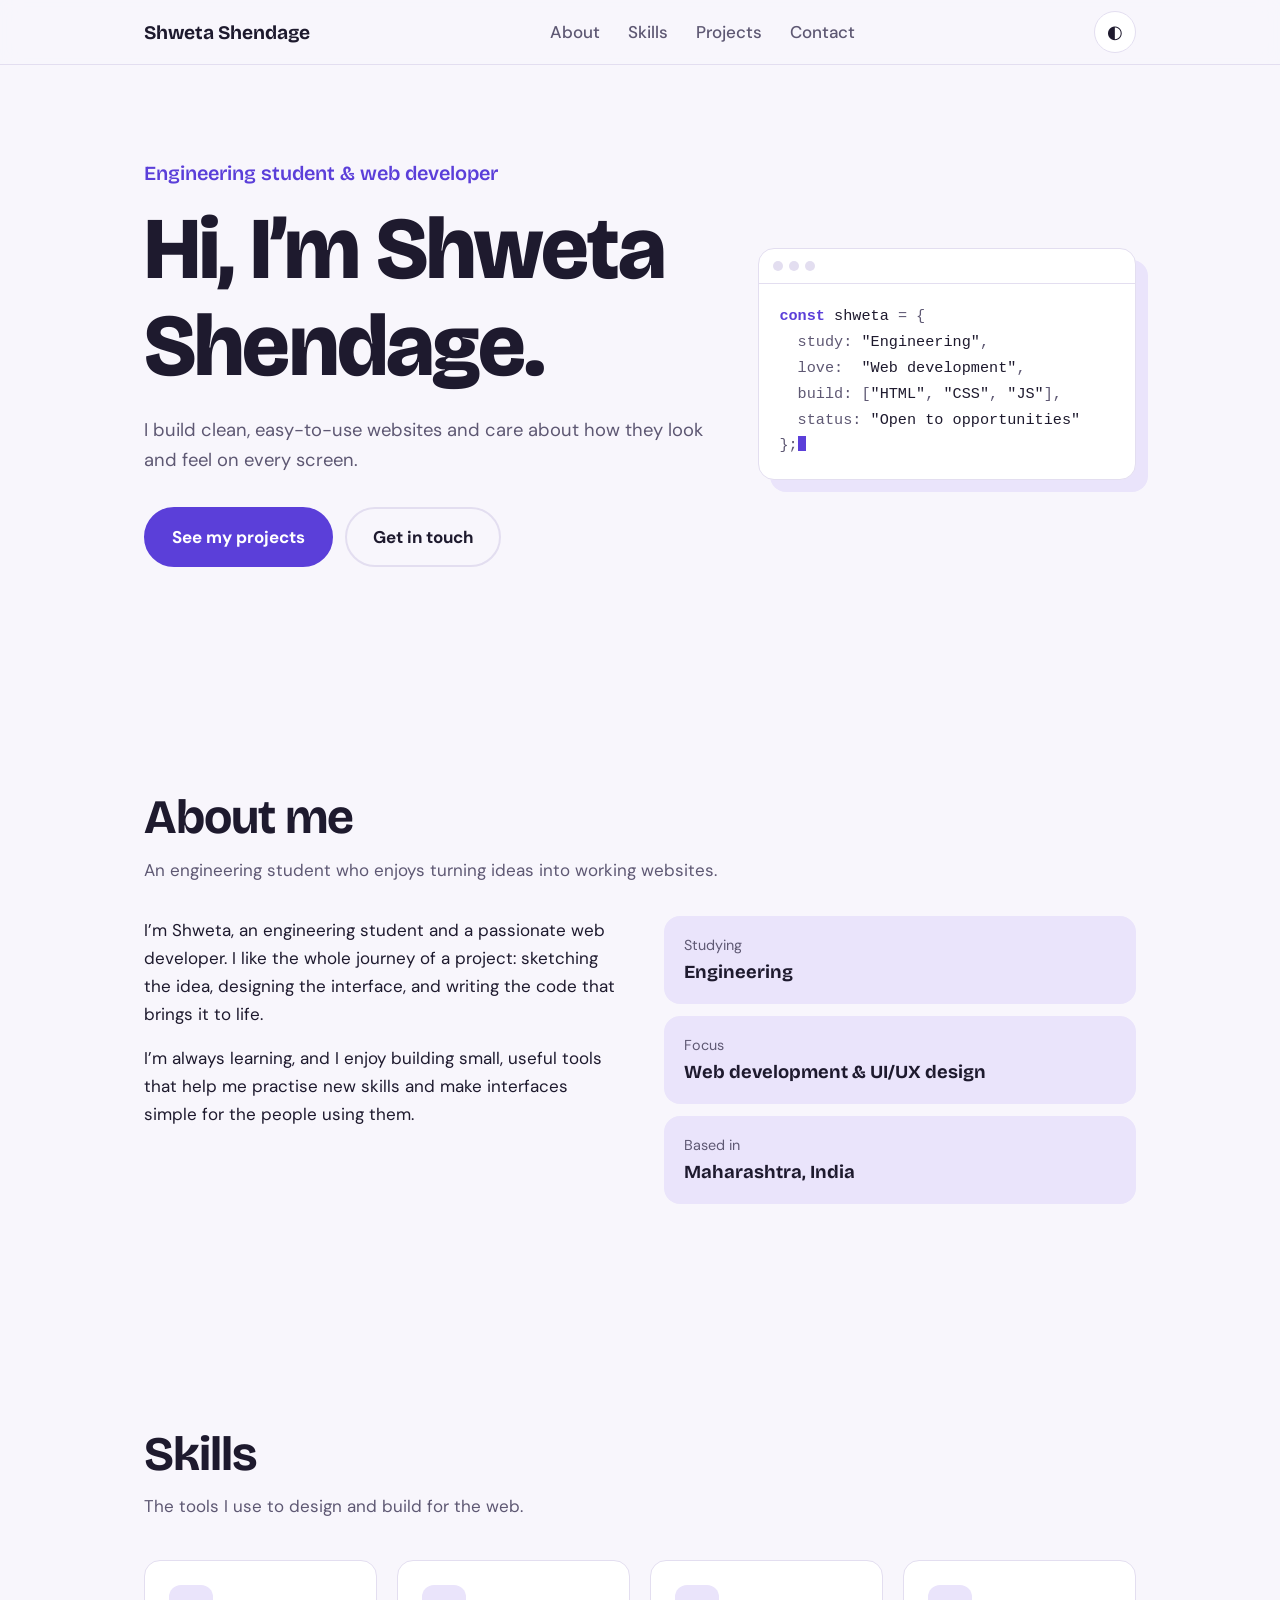
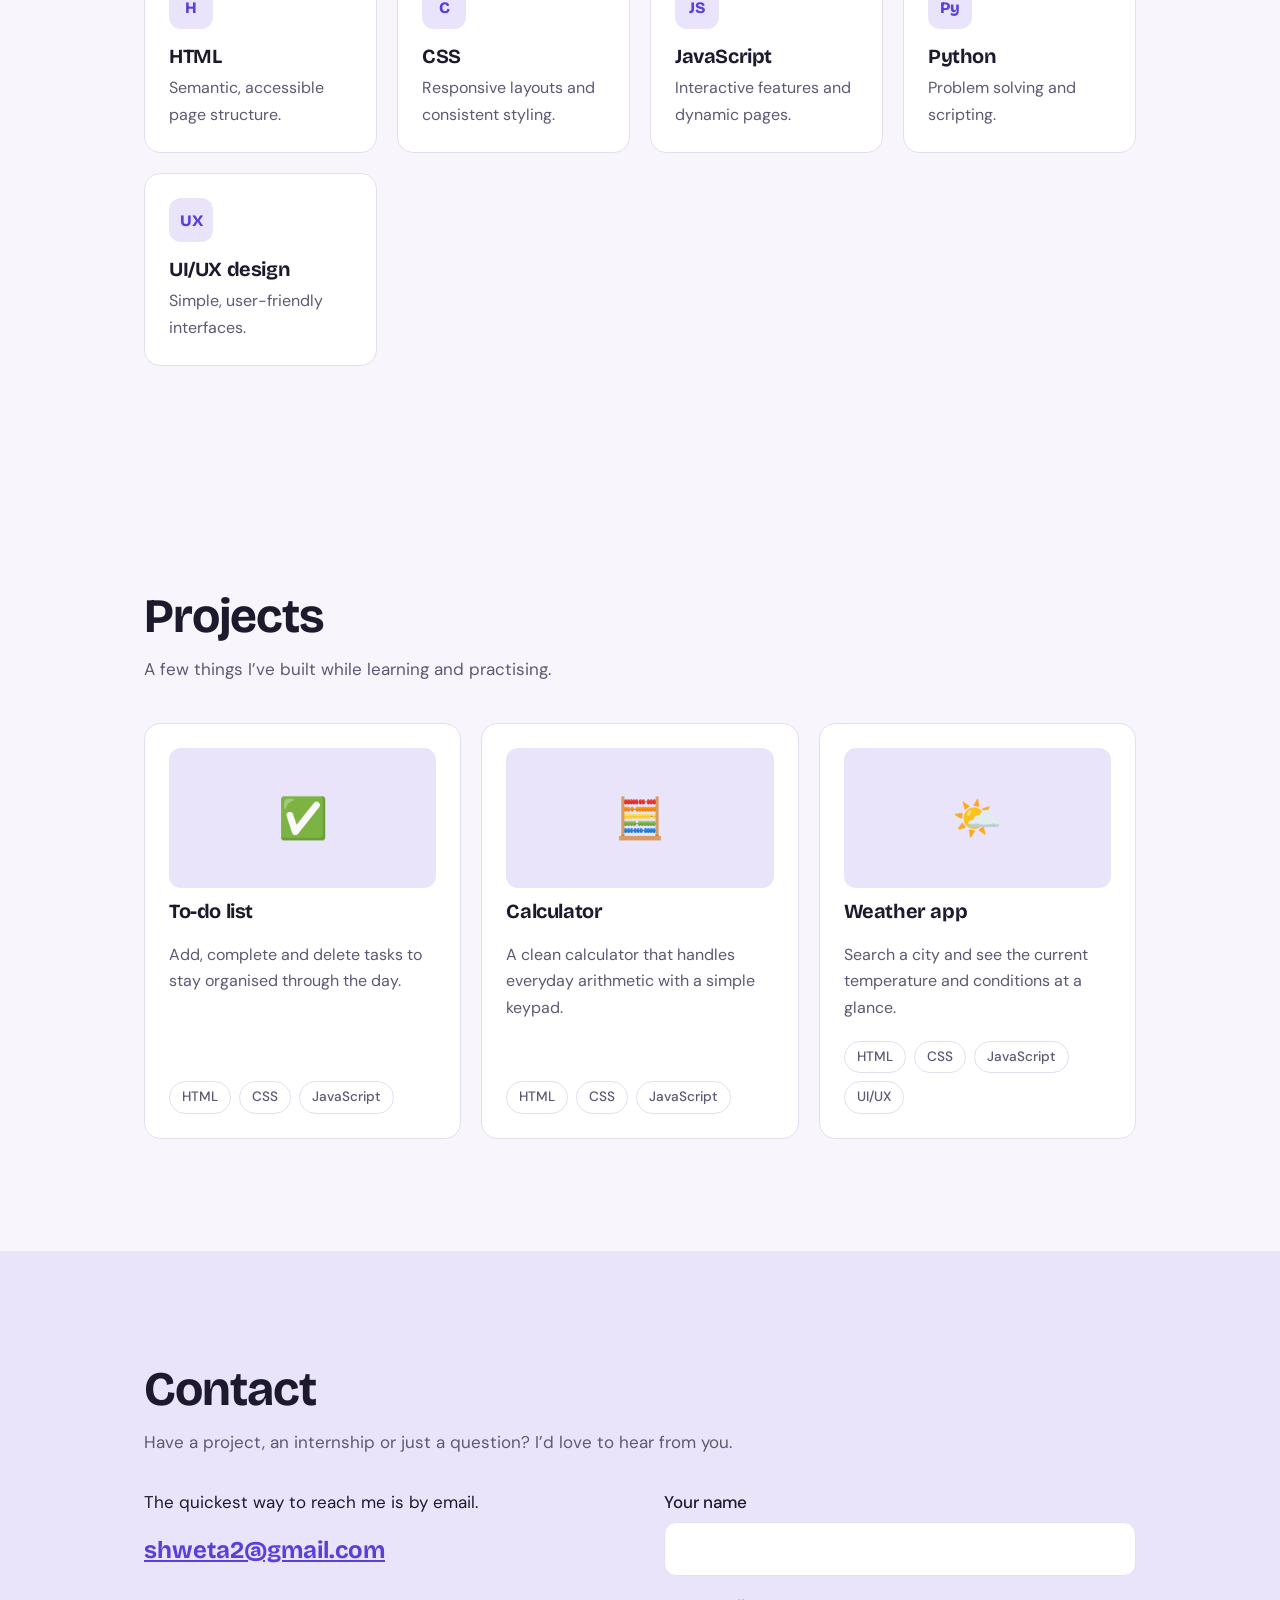
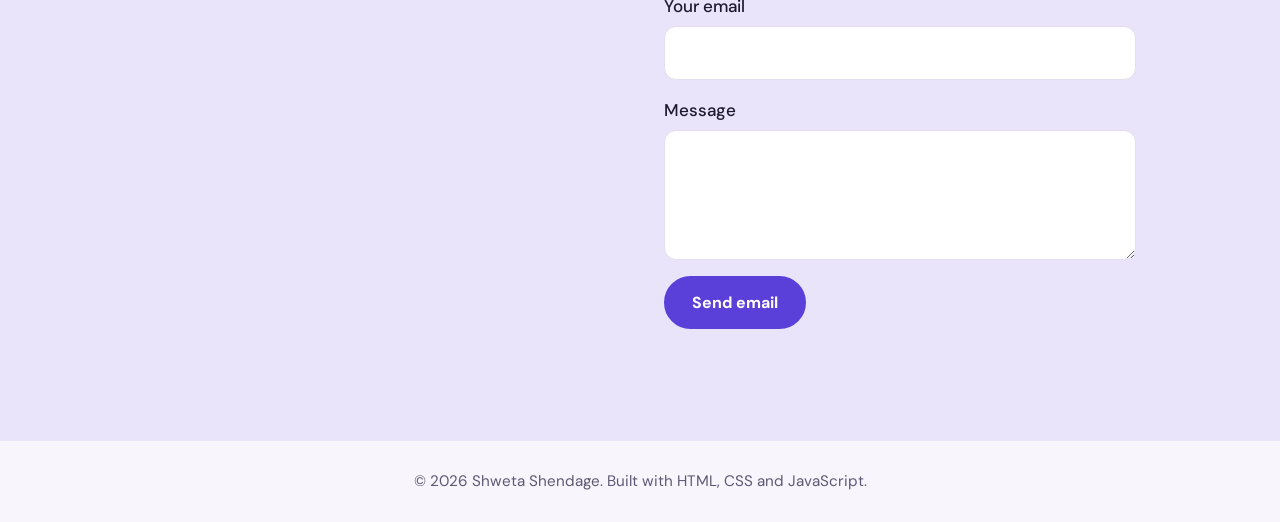
<file: CodeOrbit-portfolio Project/index.html>
<!DOCTYPE html>
<html lang="en">

<head>
    <meta charset="utf-8">
    <meta name="viewport" content="width=device-width, initial-scale=1, viewport-fit=cover">
    <title>Shweta Shendage – Web Developer Portfolio</title>
    <link rel="preconnect" href="https://fonts.googleapis.com">
    <link
        href="https://fonts.googleapis.com/css2?family=Bricolage+Grotesque:wght@600;700;800&family=DM+Sans:wght@400;500;700&display=swap"
        rel="stylesheet">
    <link rel="stylesheet" href="style.css">
</head>

<body>
    <header>
        <div class="wrap bar">
            <a class="logo" href="#home">Shweta Shendage</a>
            <nav id="nav" aria-label="Main">
                <ul>
                    <li><a href="#about">About</a></li>
                    <li><a href="#skills">Skills</a></li>
                    <li><a href="#projects">Projects</a></li>
                    <li><a href="#contact">Contact</a></li>
                </ul>
            </nav>
            <div class="tools">
                <button class="icon-btn" id="theme" aria-label="Switch light or dark theme">◐</button>
                <button class="icon-btn menu-btn" id="menu" aria-label="Open menu" aria-expanded="false"
                    aria-controls="nav">☰</button>
            </div>
        </div>
    </header>

    <main id="home">
        <section class="hero">
            <div class="wrap hero-grid">
                <div>
                    <p class="role">Engineering student &amp; web developer</p>
                    <h1>Hi, I’m Shweta Shendage.</h1>
                    <p class="lead">I build clean, easy-to-use websites and care about how they look and feel on every
                        screen.</p>
                    <div class="actions">
                        <a class="btn primary" href="#projects">See my projects</a>
                        <a class="btn ghost" href="#contact">Get in touch</a>
                    </div>
                </div>
                <div class="window" aria-hidden="true">
                    <div class="top"><i></i><i></i><i></i></div>
                    <pre><b>const</b> <em>shweta</em> = {
  study: <em>"Engineering"</em>,
  love:  <em>"Web development"</em>,
  build: [<em>"HTML"</em>, <em>"CSS"</em>, <em>"JS"</em>],
  status: <em>"Open to opportunities"</em>
};<span class="caret"></span></pre>
                </div>
            </div>
        </section>

        <section id="about">
            <div class="wrap">
                <h2>About me</h2>
                <p class="lead">An engineering student who enjoys turning ideas into working websites.</p>
                <div class="about-grid">
                    <div>
                        <p>I’m Shweta, an engineering student and a passionate web developer. I like the whole journey
                            of a project: sketching the idea, designing the interface, and writing the code that brings
                            it to life.</p>
                        <p>I’m always learning, and I enjoy building small, useful tools that help me practise new
                            skills and make interfaces simple for the people using them.</p>
                    </div>
                    <div class="facts">
                        <div class="fact"><span>Studying</span><strong>Engineering</strong></div>
                        <div class="fact"><span>Focus</span><strong>Web development &amp; UI/UX design</strong></div>
                        <div class="fact"><span>Based in</span><strong>Maharashtra, India</strong></div>
                    </div>
                </div>
            </div>
        </section>

        <section id="skills">
            <div class="wrap">
                <h2>Skills</h2>
                <p class="lead">The tools I use to design and build for the web.</p>
                <div class="grid skills">
                    <article class="card">
                        <div class="badge">H</div>
                        <h3>HTML</h3>
                        <p>Semantic, accessible page structure.</p>
                    </article>
                    <article class="card">
                        <div class="badge">C</div>
                        <h3>CSS</h3>
                        <p>Responsive layouts and consistent styling.</p>
                    </article>
                    <article class="card">
                        <div class="badge">JS</div>
                        <h3>JavaScript</h3>
                        <p>Interactive features and dynamic pages.</p>
                    </article>
                    <article class="card">
                        <div class="badge">Py</div>
                        <h3>Python</h3>
                        <p>Problem solving and scripting.</p>
                    </article>
                    <article class="card">
                        <div class="badge">UX</div>
                        <h3>UI/UX design</h3>
                        <p>Simple, user-friendly interfaces.</p>
                    </article>
                </div>
            </div>
        </section>

        <section id="projects">
            <div class="wrap">
                <h2>Projects</h2>
                <p class="lead">A few things I’ve built while learning and practising.</p>
                <div class="grid projects">
                    <article class="card project">
                        <div class="thumb" aria-hidden="true">✅</div>
                        <h3>To-do list</h3>
                        <p>Add, complete and delete tasks to stay organised through the day.</p>
                        <div class="tags"><span>HTML</span><span>CSS</span><span>JavaScript</span></div>
                    </article>
                    <article class="card project">
                        <div class="thumb" aria-hidden="true">🧮</div>
                        <h3>Calculator</h3>
                        <p>A clean calculator that handles everyday arithmetic with a simple keypad.</p>
                        <div class="tags"><span>HTML</span><span>CSS</span><span>JavaScript</span></div>
                    </article>
                    <article class="card project">
                        <div class="thumb" aria-hidden="true">🌤️</div>
                        <h3>Weather app</h3>
                        <p>Search a city and see the current temperature and conditions at a glance.</p>
                        <div class="tags"><span>HTML</span><span>CSS</span><span>JavaScript</span><span>UI/UX</span>
                        </div>
                    </article>
                </div>
            </div>
        </section>

        <section id="contact" class="contact">
            <div class="wrap">
                <h2>Contact</h2>
                <p class="lead">Have a project, an internship or just a question? I’d love to hear from you.</p>
                <div class="contact-grid">
                    <div>
                        <p>The quickest way to reach me is by email.</p>
                        <a class="mail" href="mailto:shweta2@gmail.com">shweta2@gmail.com</a>
                    </div>
                    <form id="form">
                        <label>Your name<input name="name" required autocomplete="name"></label>
                        <label>Your email<input name="email" type="email" required autocomplete="email"></label>
                        <label>Message<textarea name="message" required></textarea></label>
                        <button class="btn primary" type="submit">Send email</button>
                    </form>
                </div>
            </div>
        </section>
    </main>

    <footer>
        <div class="wrap">© <span id="year">2026</span> Shweta Shendage. Built with HTML, CSS and JavaScript.</div>
    </footer>

    <script src="script.js"></script>
</body>

</html>
</file>
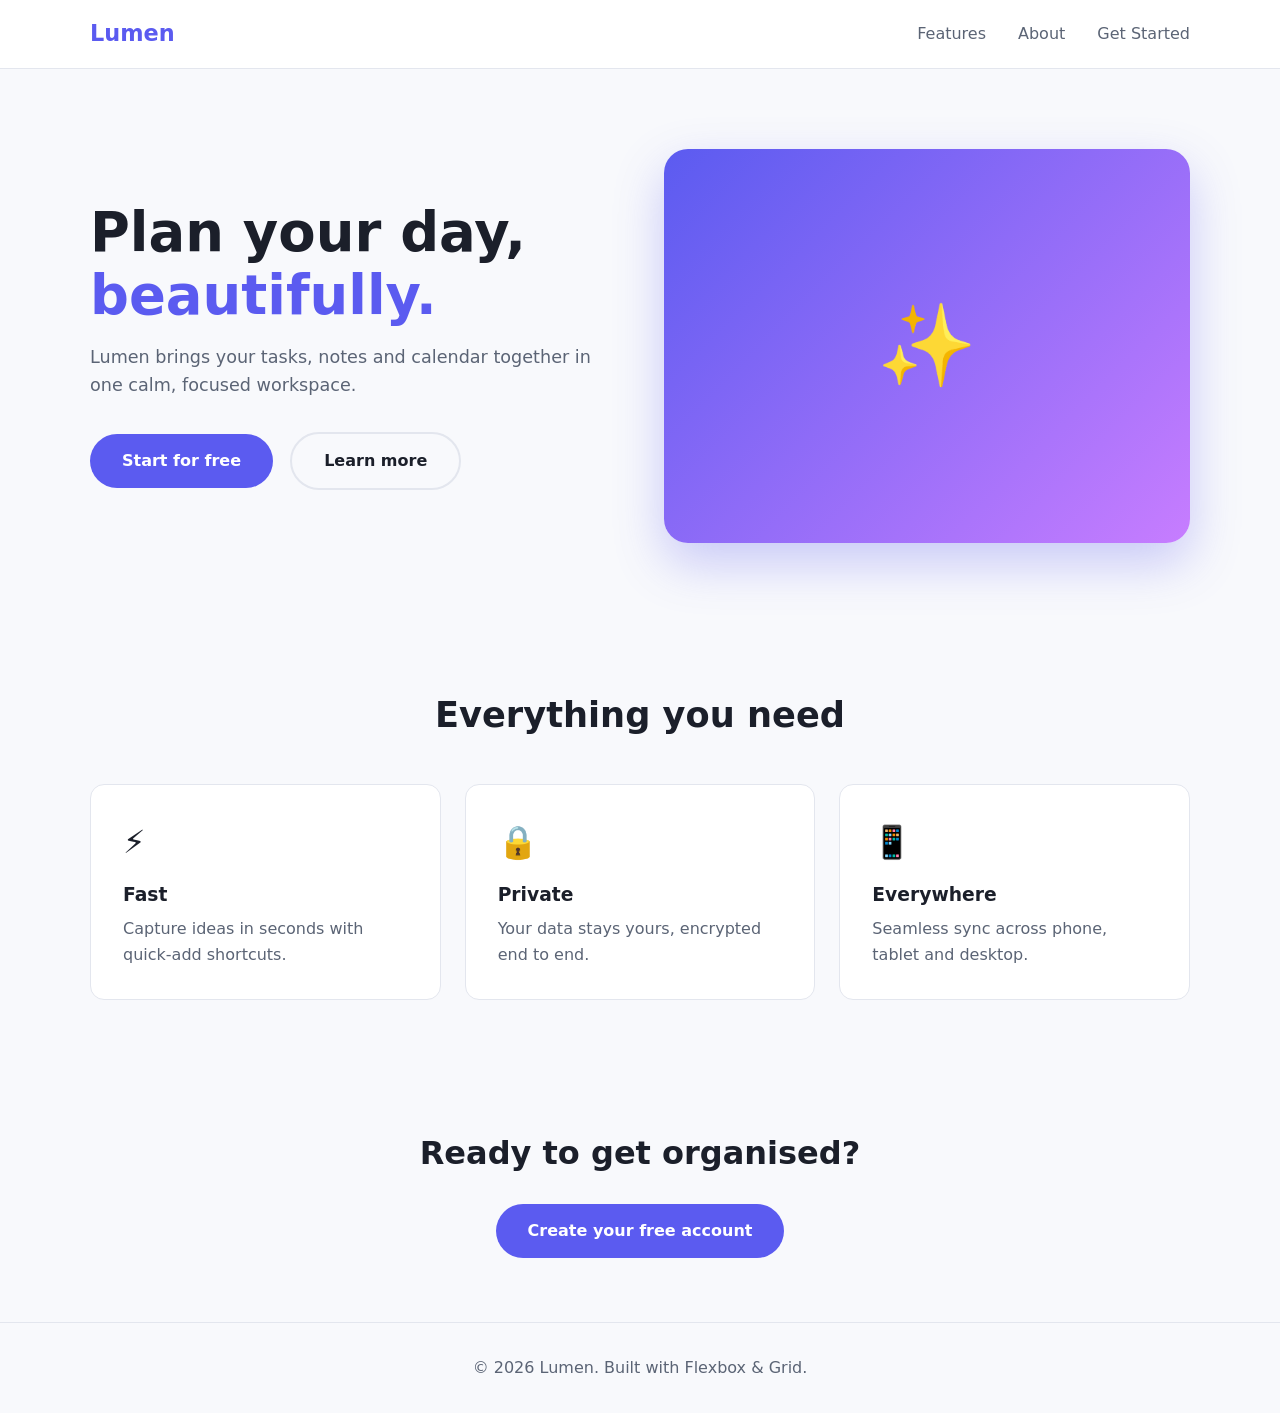
<file: CodeOrbit_ responsive landing page/index.html>
<!DOCTYPE html>
<html lang="en">
<head>
<meta charset="UTF-8">
<meta name="viewport" content="width=device-width, initial-scale=1, viewport-fit=cover">
<title>Lumen – Plan Your Day, Beautifully</title>
<link rel="stylesheet" href="style.css">
</head>
<body>

<header class="nav">
  <div class="container">
    <a href="#" class="logo">Lumen</a>
    <button class="menu-btn" aria-label="Toggle menu" aria-expanded="false">☰</button>
    <ul class="nav-links">
      <li><a href="#features">Features</a></li>
      <li><a href="#about">About</a></li>
      <li><a href="#start">Get Started</a></li>
    </ul>
  </div>
</header>

<main>
  <section class="hero">
    <div class="container">
      <div class="hero-text">
        <h1>Plan your day, <span>beautifully.</span></h1>
        <p>Lumen brings your tasks, notes and calendar together in one calm, focused workspace.</p>
        <a href="#start" class="btn">Start for free</a>
        <a href="#features" class="btn btn-ghost">Learn more</a>
      </div>
      <div class="hero-art" aria-hidden="true">✨</div>
    </div>
  </section>

  <section class="features" id="features">
    <div class="container">
      <h2>Everything you need</h2>
      <div class="grid">
        <article class="card"><div class="icon">⚡</div><h3>Fast</h3><p>Capture ideas in seconds with quick-add shortcuts.</p></article>
        <article class="card"><div class="icon">🔒</div><h3>Private</h3><p>Your data stays yours, encrypted end to end.</p></article>
        <article class="card"><div class="icon">📱</div><h3>Everywhere</h3><p>Seamless sync across phone, tablet and desktop.</p></article>
      </div>
    </div>
  </section>

  <section class="cta" id="start">
    <div class="container">
      <h2>Ready to get organised?</h2>
      <a href="#" class="btn">Create your free account</a>
    </div>
  </section>
</main>

<footer id="about">© 2026 Lumen. Built with Flexbox &amp; Grid.</footer>

<script src="script.js"></script>
</body>
</html>
</file>
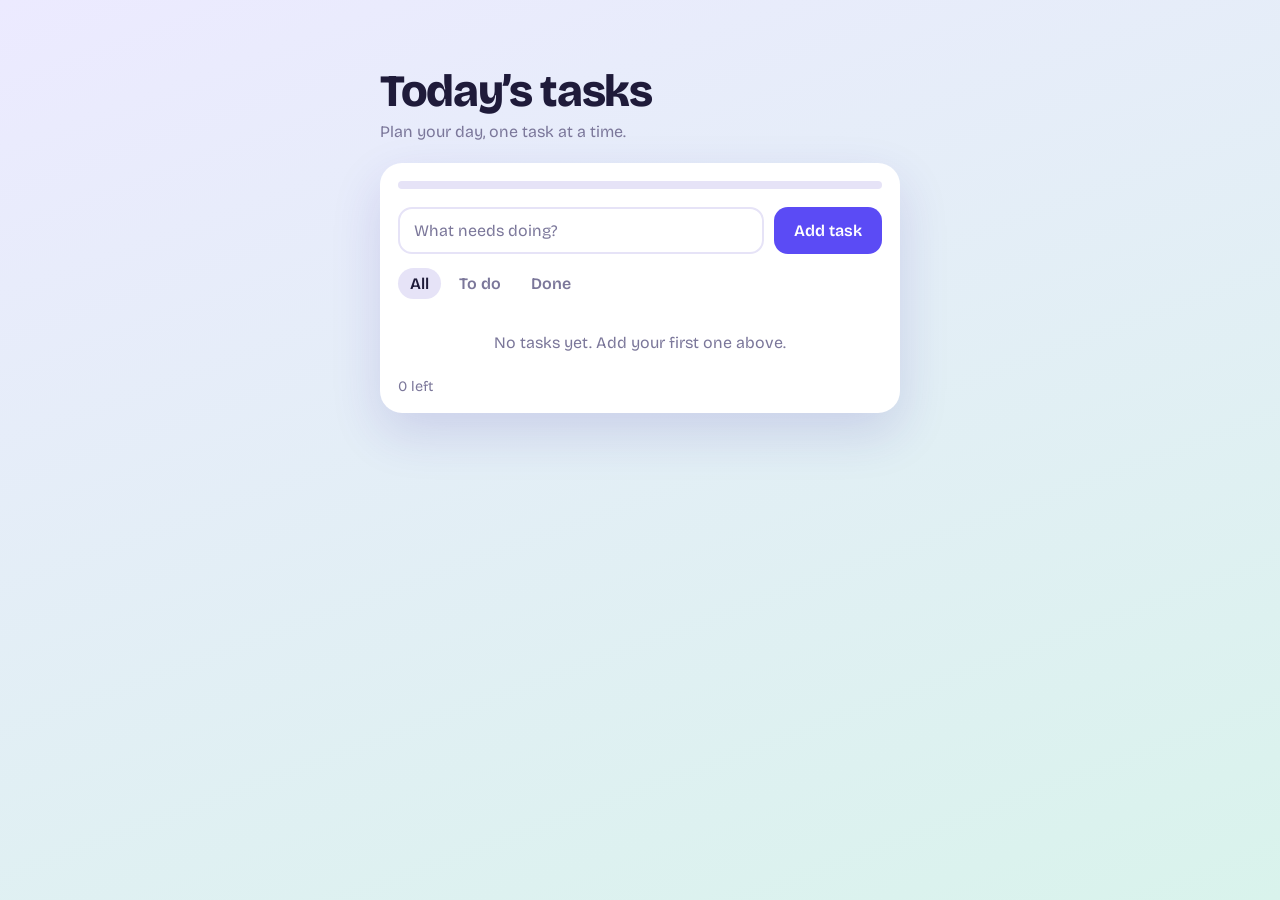
<file: CodeOrbit_To-do list project/index.html>
<!DOCTYPE html>
<html lang="en">
<head>
<meta charset="utf-8">
<meta name="viewport" content="width=device-width, initial-scale=1, viewport-fit=cover">
<title>Today’s Tasks</title>
<link rel="stylesheet" href="https://fonts.googleapis.com/css2?family=Bricolage+Grotesque:wght@400;600;800&display=swap">
<link rel="stylesheet" href="style.css">
</head>
<body>
<main class="app">
  <h1>Today’s tasks</h1>
  <p class="sub" id="sub"></p>
  <section class="card">
    <div class="progress" aria-hidden="true"><span id="bar"></span></div>
    <form class="add" id="form" autocomplete="off">
      <input id="input" type="text" placeholder="What needs doing?" maxlength="120" aria-label="New task">
      <button type="submit">Add task</button>
    </form>
    <div class="filters" role="group" aria-label="Filter tasks">
      <button data-f="all" aria-pressed="true">All</button>
      <button data-f="active" aria-pressed="false">To do</button>
      <button data-f="done" aria-pressed="false">Done</button>
    </div>
    <ul id="list"></ul>
    <p class="empty" id="empty" hidden></p>
    <div class="foot"><span id="count"></span><button id="clear" type="button">Clear completed</button></div>
  </section>
</main>
<script src="script.js"></script>
</body>
</html>
</file>
<file: CodeOrbit-portfolio Project/style.css>
:root {
    --bg: #F8F6FC;
    --surface: #FFFFFF;
    --ink: #1E1A2E;
    --muted: #5E5873;
    --line: #E3DEF0;
    --accent: #5B3FD9;
    --accent-ink: #FFFFFF;
    --soft: #EAE4FB;
    --warm: #FFC9B3;
    --space: clamp(64px, 10vw, 112px);
    --radius: 16px;
    --head: 'Bricolage Grotesque', 'Segoe UI', system-ui, sans-serif;
    --body: 'DM Sans', 'Segoe UI', system-ui, sans-serif;
    box-sizing: border-box;
    padding-top: env(safe-area-inset-top, 0px);
    padding-bottom: env(safe-area-inset-bottom, 0px);
    color-scheme: light;
}

@media (prefers-color-scheme:dark) {
    :root:not([data-theme="light"]) {
        --bg: #15121F;
        --surface: #1F1B2E;
        --ink: #F1EEFA;
        --muted: #B0A9C7;
        --line: #332E47;
        --accent: #9C86FF;
        --accent-ink: #15121F;
        --soft: #2A2442;
        --warm: #FFB59A;
        color-scheme: dark;
    }
}

:root[data-theme="dark"] {
    --bg: #15121F;
    --surface: #1F1B2E;
    --ink: #F1EEFA;
    --muted: #B0A9C7;
    --line: #332E47;
    --accent: #9C86FF;
    --accent-ink: #15121F;
    --soft: #2A2442;
    --warm: #FFB59A;
    color-scheme: dark;
}

*,
*::before,
*::after {
    box-sizing: inherit
}

html {
    scroll-behavior: smooth;
    scroll-padding-top: calc(env(safe-area-inset-top, 0px) + 72px)
}

body {
    margin: 0;
    background: var(--bg);
    color: var(--ink);
    font: 400 1.0625rem/1.65 var(--body)
}

body::before {
    content: "";
    position: fixed;
    inset: 0 0 auto;
    height: env(safe-area-inset-top, 0px);
    background: var(--bg);
    z-index: 10
}

h1,
h2,
h3 {
    font-family: var(--head);
    line-height: 1.1;
    margin: 0;
    letter-spacing: -.02em
}

h2 {
    font-size: clamp(2rem, 5vw, 3rem);
    margin-bottom: 12px
}

h3 {
    font-size: 1.25rem
}

p {
    margin: 0
}

a {
    color: inherit
}

:focus-visible {
    outline: 3px solid var(--accent);
    outline-offset: 3px;
    border-radius: 6px
}

.wrap {
    max-width: 1040px;
    margin: 0 auto;
    padding: 0 24px
}

section {
    padding: var(--space) 0
}

.lead {
    color: var(--muted);
    max-width: 60ch
}

/* header */
header {
    position: sticky;
    top: env(safe-area-inset-top, 0px);
    z-index: 20;
    background: color-mix(in srgb, var(--bg) 88%, transparent);
    backdrop-filter: blur(10px);
    border-bottom: 1px solid var(--line)
}

.bar {
    display: flex;
    align-items: center;
    justify-content: space-between;
    height: 64px
}

.logo {
    font: 700 1.2rem var(--head);
    text-decoration: none
}

nav ul {
    display: flex;
    gap: 28px;
    list-style: none;
    margin: 0;
    padding: 0
}

nav a {
    text-decoration: none;
    color: var(--muted);
    font-weight: 500
}

nav a:hover {
    color: var(--accent)
}

.tools {
    display: flex;
    gap: 8px
}

.icon-btn {
    width: 42px;
    height: 42px;
    border-radius: 50%;
    border: 1px solid var(--line);
    background: var(--surface);
    color: var(--ink);
    cursor: pointer;
    font-size: 1.1rem
}

.menu-btn {
    display: none
}

/* buttons */
.btn {
    display: inline-block;
    padding: 14px 26px;
    border-radius: 999px;
    font-weight: 700;
    text-decoration: none;
    border: 2px solid var(--accent);
    transition: transform .15s
}

.btn:hover {
    transform: translateY(-2px)
}

.btn.primary {
    background: var(--accent);
    color: var(--accent-ink)
}

.btn.ghost {
    color: var(--ink);
    border-color: var(--line)
}

.actions {
    display: flex;
    gap: 12px;
    flex-wrap: wrap;
    margin-top: 32px
}

/* hero */
.hero {
    padding-top: clamp(48px, 8vw, 96px)
}

.hero-grid {
    display: grid;
    grid-template-columns: 1.2fr .8fr;
    gap: 48px;
    align-items: center
}

.hero h1 {
    font-size: clamp(2.8rem, 8vw, 5.5rem);
    font-weight: 800
}

.hero .role {
    font: 600 1.25rem var(--head);
    color: var(--accent);
    margin-bottom: 16px
}

.hero .lead {
    margin-top: 20px;
    font-size: 1.15rem
}

.window {
    background: var(--surface);
    border: 1px solid var(--line);
    border-radius: var(--radius);
    overflow: hidden;
    box-shadow: 12px 12px 0 var(--soft)
}

.window .top {
    display: flex;
    gap: 6px;
    padding: 12px 14px;
    border-bottom: 1px solid var(--line)
}

.window .top i {
    width: 10px;
    height: 10px;
    border-radius: 50%;
    background: var(--line)
}

.window pre {
    margin: 0;
    padding: 20px;
    font: 500 .95rem/1.7 ui-monospace, Consolas, monospace;
    color: var(--muted);
    overflow-x: auto
}

.window b {
    color: var(--accent);
    font-weight: 600
}

.window em {
    color: var(--ink);
    font-style: normal
}

.caret {
    display: inline-block;
    width: 8px;
    height: 1em;
    background: var(--accent);
    vertical-align: -2px;
    animation: blink 1s steps(2) infinite
}

@keyframes blink {
    50% {
        opacity: 0
    }
}

/* about */
.about-grid {
    display: grid;
    grid-template-columns: 1fr 1fr;
    gap: 48px;
    margin-top: 32px
}

.about-grid p+p {
    margin-top: 16px
}

.facts {
    display: grid;
    gap: 12px;
    align-content: start
}

.fact {
    padding: 18px 20px;
    border-radius: var(--radius);
    background: var(--soft)
}

.fact span {
    display: block;
    color: var(--muted);
    font-size: .9rem
}

.fact strong {
    font: 700 1.15rem var(--head)
}

/* skills */
.grid {
    display: grid;
    gap: 20px;
    margin-top: 40px
}

.skills {
    grid-template-columns: repeat(auto-fit, minmax(220px, 1fr))
}

.card {
    background: var(--surface);
    border: 1px solid var(--line);
    border-radius: var(--radius);
    padding: 24px
}

.card p {
    color: var(--muted);
    margin-top: 8px;
    font-size: 1rem
}

.badge {
    display: grid;
    place-items: center;
    width: 44px;
    height: 44px;
    border-radius: 12px;
    background: var(--soft);
    color: var(--accent);
    font: 800 1rem var(--head);
    margin-bottom: 16px
}

/* projects */
.projects {
    grid-template-columns: repeat(auto-fit, minmax(280px, 1fr))
}

.project {
    display: flex;
    flex-direction: column;
    gap: 12px
}

.thumb {
    height: 140px;
    border-radius: 12px;
    background: var(--soft);
    display: grid;
    place-items: center;
    font-size: 2.5rem
}

.tags {
    display: flex;
    gap: 8px;
    flex-wrap: wrap;
    margin-top: auto;
    padding-top: 8px
}

.tags span {
    font-size: .85rem;
    font-weight: 500;
    padding: 4px 12px;
    border-radius: 999px;
    border: 1px solid var(--line);
    color: var(--muted)
}

/* contact */
.contact {
    background: var(--soft)
}

.contact-grid {
    display: grid;
    grid-template-columns: 1fr 1fr;
    gap: 48px;
    margin-top: 32px
}

.mail {
    display: inline-block;
    margin-top: 20px;
    font: 700 clamp(1.1rem, 3vw, 1.5rem) var(--head);
    color: var(--accent)
}

form {
    display: grid;
    gap: 16px
}

label {
    display: grid;
    gap: 6px;
    font-weight: 500
}

input,
textarea {
    font: inherit;
    color: var(--ink);
    background: var(--surface);
    border: 1px solid var(--line);
    border-radius: 12px;
    padding: 12px 14px;
    width: 100%
}

textarea {
    min-height: 130px;
    resize: vertical
}

form .btn {
    justify-self: start;
    cursor: pointer;
    font: 700 1rem var(--body)
}

footer {
    padding: 28px 0;
    text-align: center;
    color: var(--muted);
    font-size: .95rem
}

/* mobile */
@media (max-width:820px) {

    .hero-grid,
    .about-grid,
    .contact-grid {
        grid-template-columns: 1fr;
        gap: 32px
    }

    .menu-btn {
        display: inline-grid;
        place-items: center
    }

    nav {
        position: absolute;
        left: 0;
        right: 0;
        top: 64px;
        background: var(--bg);
        border-bottom: 1px solid var(--line);
        display: none
    }

    nav.open {
        display: block
    }

    nav ul {
        flex-direction: column;
        gap: 0;
        padding: 8px 24px 16px
    }

    nav a {
        display: block;
        padding: 12px 0
    }
}

@media (prefers-reduced-motion:reduce) {
    html {
        scroll-behavior: auto
    }

    .caret {
        animation: none
    }

    .btn {
        transition: none
    }
}
</file>
<file: CodeOrbit_ responsive landing page/style.css>
/* ---------- Design tokens ---------- */
:root {
    --bg: #f8f9fc;
    --surface: #ffffff;
    --text: #1b1f2a;
    --muted: #5b6475;
    --brand: #5b5bf0;
    --brand-dark: #4343d1;
    --border: #e3e6ee;
    --radius: 14px;
    --max: 1100px;
    box-sizing: border-box;
    padding-top: env(safe-area-inset-top, 0px);
    padding-bottom: env(safe-area-inset-bottom, 0px);
}

@media (prefers-color-scheme: dark) {
    :root:not([data-theme="light"]) {
        --bg: #12141c;
        --surface: #1c1f2b;
        --text: #eef0f6;
        --muted: #a0a8ba;
        --brand: #8080ff;
        --brand-dark: #9b9bff;
        --border: #2c3040;
    }
}

:root[data-theme="dark"] {
    --bg: #12141c;
    --surface: #1c1f2b;
    --text: #eef0f6;
    --muted: #a0a8ba;
    --brand: #8080ff;
    --brand-dark: #9b9bff;
    --border: #2c3040;
}

/* ---------- Base ---------- */
*,
*::before,
*::after {
    box-sizing: border-box;
    margin: 0;
}

html {
    scroll-behavior: smooth;
}

body {
    background: var(--bg);
    color: var(--text);
    font-family: system-ui, -apple-system, "Segoe UI", Roboto, sans-serif;
    line-height: 1.6;
}

a {
    color: inherit;
    text-decoration: none;
}

.container {
    width: min(100% - 2rem, var(--max));
    margin-inline: auto;
}

/* ---------- Navigation (Flexbox) ---------- */
.nav {
    background: var(--surface);
    border-bottom: 1px solid var(--border);
    position: sticky;
    top: 0;
    z-index: 10;
}

.nav .container {
    display: flex;
    align-items: center;
    justify-content: space-between;
    padding-block: 1rem;
}

.logo {
    font-weight: 800;
    font-size: 1.4rem;
    color: var(--brand);
}

.nav-links {
    display: flex;
    gap: 2rem;
    list-style: none;
    padding: 0;
}

.nav-links a {
    color: var(--muted);
    position: relative;
    transition: color .25s;
}

.nav-links a::after {
    content: "";
    position: absolute;
    left: 0;
    bottom: -4px;
    height: 2px;
    width: 0;
    background: var(--brand);
    transition: width .25s;
}

.nav-links a:hover {
    color: var(--text);
}

.nav-links a:hover::after {
    width: 100%;
}

.menu-btn {
    display: none;
    background: none;
    border: 0;
    font-size: 1.6rem;
    color: var(--text);
    cursor: pointer;
}

/* ---------- Hero (Flexbox) ---------- */
.hero {
    padding-block: 5rem;
}

.hero .container {
    display: flex;
    align-items: center;
    gap: 3rem;
}

.hero-text {
    flex: 1;
}

.hero h1 {
    font-size: clamp(2rem, 5vw, 3.4rem);
    line-height: 1.15;
    margin-bottom: 1rem;
}

.hero h1 span {
    color: var(--brand);
}

.hero p {
    color: var(--muted);
    font-size: 1.1rem;
    max-width: 46ch;
    margin-bottom: 2rem;
}

.hero-art {
    flex: 1;
    aspect-ratio: 4 / 3;
    border-radius: 24px;
    background: linear-gradient(135deg, var(--brand), #c77dff);
    display: grid;
    place-items: center;
    font-size: 5rem;
    box-shadow: 0 20px 50px rgba(91, 91, 240, .3);
    transition: transform .4s;
}

.hero-art:hover {
    transform: rotate(-2deg) scale(1.03);
}

/* ---------- Call-to-action button ---------- */
.btn {
    display: inline-block;
    padding: .9rem 2rem;
    border-radius: 999px;
    background: var(--brand);
    color: #fff;
    font-weight: 600;
    transition: transform .2s, box-shadow .2s, background .2s;
}

.btn:hover {
    background: var(--brand-dark);
    transform: translateY(-3px);
    box-shadow: 0 10px 24px rgba(91, 91, 240, .35);
}

.btn:active {
    transform: translateY(0);
}

.btn-ghost {
    background: transparent;
    color: var(--text);
    border: 2px solid var(--border);
    margin-left: .75rem;
}

.btn-ghost:hover {
    background: var(--surface);
    border-color: var(--brand);
    box-shadow: none;
}

/* ---------- Features (CSS Grid) ---------- */
.features {
    padding-block: 4rem;
}

.features h2 {
    text-align: center;
    font-size: clamp(1.6rem, 3.5vw, 2.2rem);
    margin-bottom: 2.5rem;
}

.grid {
    display: grid;
    grid-template-columns: repeat(3, 1fr);
    gap: 1.5rem;
}

.card {
    background: var(--surface);
    border: 1px solid var(--border);
    border-radius: var(--radius);
    padding: 2rem;
    transition: transform .3s, box-shadow .3s, border-color .3s;
}

.card:hover {
    transform: translateY(-6px);
    border-color: var(--brand);
    box-shadow: 0 14px 30px rgba(0, 0, 0, .1);
}

.card .icon {
    font-size: 2rem;
    margin-bottom: .75rem;
}

.card h3 {
    margin-bottom: .4rem;
}

.card p {
    color: var(--muted);
}

/* ---------- Final CTA + Footer ---------- */
.cta {
    text-align: center;
    padding-block: 4rem;
}

.cta h2 {
    margin-bottom: 1.5rem;
    font-size: clamp(1.5rem, 3vw, 2rem);
}

footer {
    text-align: center;
    padding: 2rem 1rem;
    color: var(--muted);
    border-top: 1px solid var(--border);
}

/* ---------- Responsive breakpoints ---------- */
/* Tablet (≤ 900px): 2-column grid, tighter hero */
@media (max-width: 900px) {
    .grid {
        grid-template-columns: repeat(2, 1fr);
    }

    .hero {
        padding-block: 3.5rem;
    }

    .hero .container {
        gap: 2rem;
    }
}

/* Mobile (≤ 640px): stacked hero, hamburger menu, 1-column grid */
@media (max-width: 640px) {
    .menu-btn {
        display: block;
    }

    .nav-links {
        display: none;
        position: absolute;
        top: 100%;
        left: 0;
        right: 0;
        flex-direction: column;
        gap: 0;
        background: var(--surface);
        border-bottom: 1px solid var(--border);
    }

    .nav-links.open {
        display: flex;
    }

    .nav-links a {
        display: block;
        padding: 1rem;
    }

    .hero .container {
        flex-direction: column-reverse;
        text-align: center;
    }

    .hero p {
        margin-inline: auto;
    }

    .hero-art {
        width: 100%;
    }

    .btn-ghost {
        margin: .75rem 0 0;
    }

    .grid {
        grid-template-columns: 1fr;
    }
}

@media (prefers-reduced-motion: reduce) {
    * {
        transition: none !important;
    }
}
</file>
<file: CodeOrbit_To-do list project/style.css>
:root {
    box-sizing: border-box;
    padding-top: env(safe-area-inset-top, 0px);
    padding-bottom: env(safe-area-inset-bottom, 0px);
    --bg: #eceaff;
    --bg2: #d9f3ec;
    --card: #ffffff;
    --ink: #1f1b3a;
    --muted: #7b779a;
    --accent: #5b4bf5;
    --accent-ink: #ffffff;
    --done: #1fa37a;
    --line: #e6e3f7;
    --danger: #e5484d;
    --shadow: 0 20px 50px rgba(60, 40, 160, .15);
}

@media (prefers-color-scheme:dark) {
    :root:not([data-theme="light"]) {
        --bg: #15132b;
        --bg2: #0f2a2a;
        --card: #1e1b3d;
        --ink: #eeecff;
        --muted: #9a96c4;
        --accent: #8b7dff;
        --accent-ink: #14112e;
        --done: #4fd1a5;
        --line: #322e60;
        --danger: #ff7a7f;
        --shadow: 0 20px 50px rgba(0, 0, 0, .4);
    }
}

:root[data-theme="dark"] {
    --bg: #15132b;
    --bg2: #0f2a2a;
    --card: #1e1b3d;
    --ink: #eeecff;
    --muted: #9a96c4;
    --accent: #8b7dff;
    --accent-ink: #14112e;
    --done: #4fd1a5;
    --line: #322e60;
    --danger: #ff7a7f;
    --shadow: 0 20px 50px rgba(0, 0, 0, .4);
}

*,
*::before,
*::after {
    box-sizing: inherit
}

html {
    height: 100%;
    scroll-padding-top: env(safe-area-inset-top, 0px)
}

body {
    margin: 0;
    min-height: 100%;
    font-family: "Bricolage Grotesque", system-ui, -apple-system, "Segoe UI", sans-serif;
    color: var(--ink);
    background: var(--bg);
    background-image: linear-gradient(160deg, var(--bg) 0%, var(--bg2) 100%);
    background-attachment: fixed;
    display: flex;
    justify-content: center;
    padding: clamp(16px, 6vw, 64px) 16px;
}

.app {
    width: 100%;
    max-width: 520px
}

h1 {
    font-size: clamp(2rem, 7vw, 2.8rem);
    font-weight: 800;
    letter-spacing: -.03em;
    margin: 0 0 4px
}

.sub {
    color: var(--muted);
    margin: 0 0 22px
}

.card {
    background: var(--card);
    border-radius: 22px;
    box-shadow: var(--shadow);
    padding: 18px
}

.progress {
    height: 8px;
    background: var(--line);
    border-radius: 99px;
    overflow: hidden;
    margin: 0 0 18px
}

.progress span {
    display: block;
    height: 100%;
    width: 0;
    background: var(--done);
    border-radius: 99px;
    transition: width .4s ease
}

.add {
    display: flex;
    gap: 10px;
    margin-bottom: 14px
}

.add input {
    flex: 1;
    min-width: 0;
    font: inherit;
    color: var(--ink);
    background: transparent;
    border: 2px solid var(--line);
    border-radius: 14px;
    padding: 12px 14px;
}

.add input::placeholder {
    color: var(--muted)
}

.add input:focus {
    outline: none;
    border-color: var(--accent)
}

button {
    font: inherit;
    cursor: pointer
}

.add button {
    background: var(--accent);
    color: var(--accent-ink);
    border: 0;
    border-radius: 14px;
    padding: 0 20px;
    font-weight: 600;
}

button:focus-visible,
input:focus-visible,
.check:focus-visible {
    outline: 3px solid var(--accent);
    outline-offset: 2px
}

.filters {
    display: flex;
    gap: 6px;
    margin-bottom: 8px
}

.filters button {
    background: transparent;
    border: 0;
    color: var(--muted);
    padding: 6px 12px;
    border-radius: 99px;
    font-weight: 600;
}

.filters button[aria-pressed="true"] {
    background: var(--line);
    color: var(--ink)
}

ul {
    list-style: none;
    margin: 0;
    padding: 0
}

li {
    display: flex;
    align-items: center;
    gap: 12px;
    padding: 12px 4px;
    border-bottom: 1px solid var(--line);
    animation: pop .25s ease;
}

li:last-child {
    border-bottom: 0
}

@keyframes pop {
    from {
        opacity: 0;
        transform: translateY(-6px)
    }

    to {
        opacity: 1;
        transform: none
    }
}

.check {
    flex: none;
    width: 26px;
    height: 26px;
    border-radius: 50%;
    border: 2px solid var(--accent);
    background: transparent;
    color: transparent;
    display: grid;
    place-items: center;
    padding: 0;
    font-size: 15px;
    line-height: 1;
    transition: background .2s, border-color .2s, color .2s;
}

li.done .check {
    background: var(--done);
    border-color: var(--done);
    color: #fff
}

.text {
    flex: 1;
    word-break: break-word;
    transition: color .2s
}

li.done .text {
    color: var(--muted);
    text-decoration: line-through;
    text-decoration-thickness: 2px;
    text-decoration-color: var(--done)
}

.del {
    background: transparent;
    border: 0;
    color: var(--muted);
    font-size: 20px;
    line-height: 1;
    padding: 6px 8px;
    border-radius: 8px;
}

.del:hover {
    color: var(--danger);
    background: var(--line)
}

.empty {
    text-align: center;
    color: var(--muted);
    padding: 26px 0 14px;
    margin: 0
}

.foot {
    display: flex;
    justify-content: space-between;
    align-items: center;
    margin-top: 12px;
    color: var(--muted);
    font-size: .9rem
}

.foot button {
    background: transparent;
    border: 0;
    color: var(--muted);
    text-decoration: underline;
    padding: 4px
}

.foot button:hover {
    color: var(--danger)
}

@media (prefers-reduced-motion:reduce) {
    li {
        animation: none
    }

    * {
        transition: none !important
    }
}
</file>
